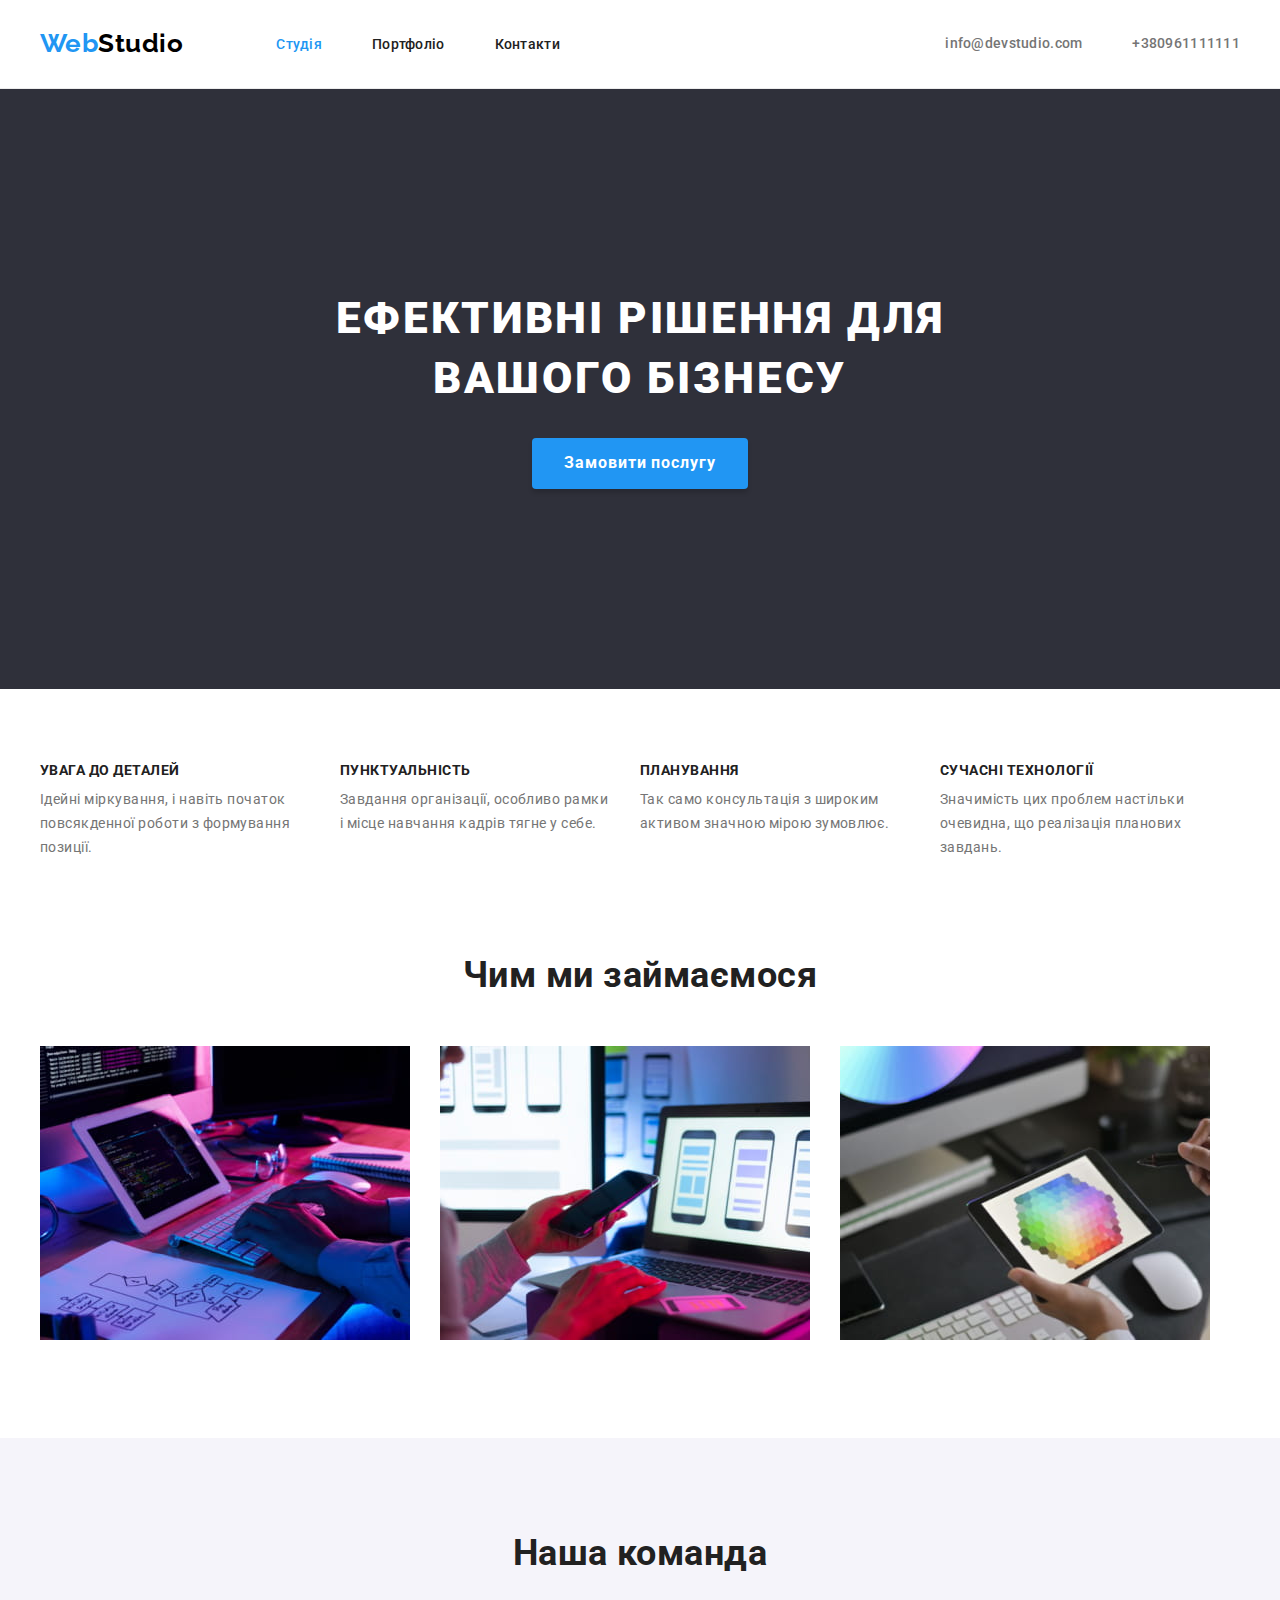
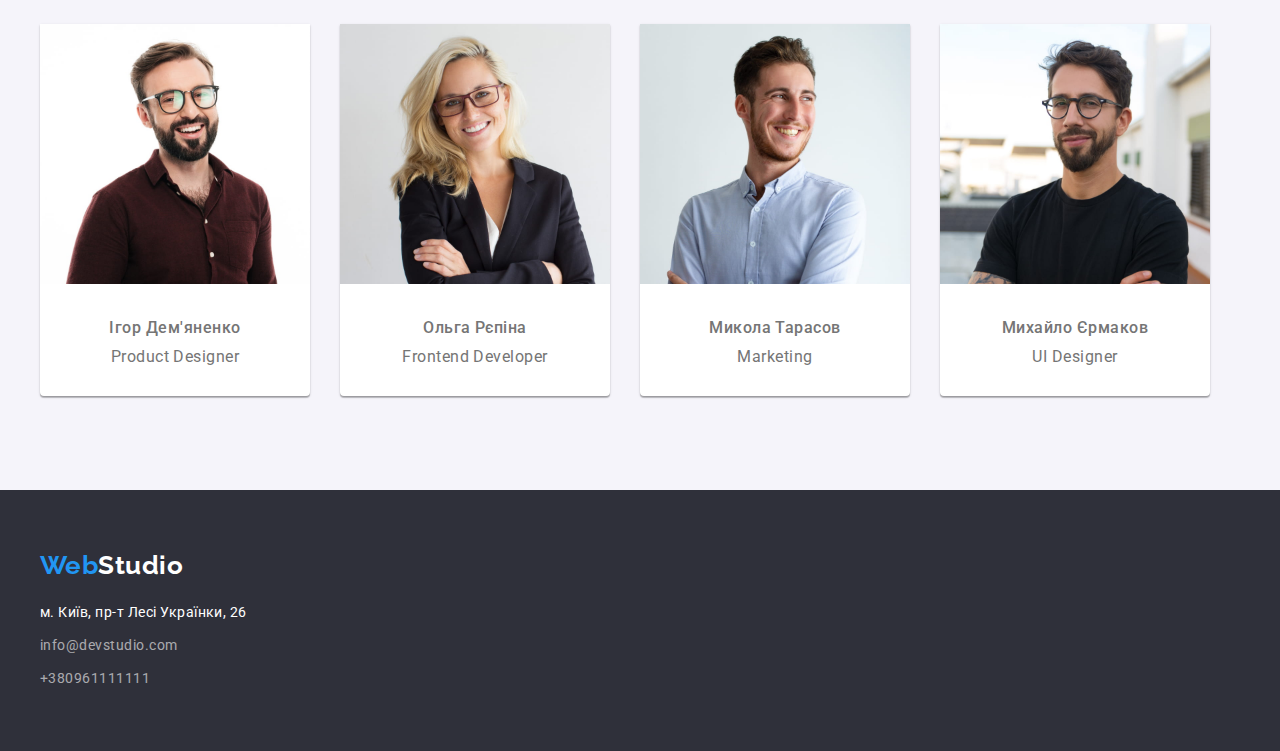
<file: index.html>
<!DOCTYPE html>
<html lang="en">
  <head>
    <meta charset="UTF-8" />
    <meta http-equiv="X-UA-Compatible" content="IE=edge" />
    <meta name="viewport" content="width=device-width, initial-scale=1.0" />
    <title>WebStudio</title>
    <link
      href="https://fonts.googleapis.com/css2?family=Raleway:wght@700&family=Roboto:wght@400;500;700;900&display=swap"
      rel="stylesheet"
    />
    <link
      rel="stylesheet"
      href="https://cdnjs.cloudflare.com/ajax/libs/modern-normalize/1.1.0/modern-normalize.min.css"
      integrity="sha512-wpPYUAdjBVSE4KJnH1VR1HeZfpl1ub8YT/NKx4PuQ5NmX2tKuGu6U/JRp5y+Y8XG2tV+wKQpNHVUX03MfMFn9Q=="
      crossorigin="anonymous"
      referrerpolicy="no-referrer"
    />
    <link rel="stylesheet" href="./css/styles.css" />
  </head>
  <body>
    <header class="site-header">
      <div class="container link-header">
        <nav class="nav general-nav">
          <a class="logo" href="./index.html"
            ><p><span class="logo-web">Web</span>Studio</p></a
          >
          <ul class="site-nav general-nav">
            <li class="nav-list">
              <a class="nav-link current" href="./index.html">Студія</a>
            </li>
            <li class="nav-list">
              <a class="nav-link" href="./portfolio.html">Портфоліо</a>
            </li>
            <li class="nav-list"><a class="nav-link" href="">Контакти</a></li>
          </ul>
        </nav>

        <ul class="header-contacts">
          <li class="contact">
            <a href="mailto:info@devstudio.com" class="contact-info">info@devstudio.com</a>
          </li>
          <li class="contact">
            <a href="tel:+380961111111" class="contact-info">+380961111111</a>
          </li>
        </ul>
      </div>
    </header>

    <main>
      <!-- Головна частина -->

      <section>
        <div class="hero">
          <h1 class="title">Ефективні рішення для вашого бізнесу</h1>
          <button type="button" class="button-title">Замовити послугу</button>
        </div>
      </section>

      <!-- Переваги компанії-->
      <section>
        <div class="container benefits-container">
          <h2 class="benefits">Переваги компанії</h2>
          <ul class="main-benefits">
            <li class="benefits-list">
              <h3 class="titl-benefits">УВАГА ДО ДЕТАЛЕЙ</h3>
              <p class="descr-benefits">
                Ідейні міркування, і навіть початок повсякденної роботи з формування позиції.
              </p>
            </li>
            <li>
              <h3 class="titl-benefits">ПУНКТУАЛЬНІСТЬ</h3>
              <p class="descr-benefits">
                Завдання організації, особливо рамки і місце навчання кадрів тягне у себе.
              </p>
            </li>
            <li>
              <h3 class="titl-benefits">ПЛАНУВАННЯ</h3>
              <p class="descr-benefits">
                Так само консультація з широким активом значною мірою зумовлює.
              </p>
            </li>
            <li>
              <h3 class="titl-benefits">СУЧАСНІ ТЕХНОЛОГІЇ</h3>
              <p class="descr-benefits">
                Значимість цих проблем настільки очевидна, що реалізація планових завдань.
              </p>
            </li>
          </ul>
        </div>
      </section>

      <!-- Діяльність -->

      <section class="section">
        <div class="container">
          <h2 class="titl-main">Чим ми займаємося</h2>
          <ul class="main-work">
            <li class="benefits-list">
              <img
                class="img-work"
                src="./images/codimgcompr.jpg"
                alt="typing code on the keyboard"
                width="370"
              />
            </li>
            <li class="benefits-list">
              <img
                src="./images/applicationcompr.jpg"
                alt="choosing an application style on the monitor"
                width="370"
              />
            </li>
            <li class="benefits-list">
              <img
                src="./images/colorimgcompr.jpg"
                alt="choosing a color palette on a tablet"
                width="370"
              />
            </li>
          </ul>
        </div>
      </section>

      <!-- Команда -->
      <section class="section section-team">
        <div class="container team-container">
          <h2 class="titl-main">Наша команда</h2>
          <ul class="team">
            <li class="team-link">
              <img src="./images/igorimgcompr.jpg" alt="foto Igor Product Designer" width="270" />
              <h3 class="titl-name">Ігор Дем'яненко</h3>
              <p class="descr-job">Product Designer</p>
            </li>

            <li class="team-link">
              <img src="./images/olgaimgcompr.jpg" alt="foto Olga Frontend Developer" width="270" />
              <h3 class="titl-name">Ольга Рєпіна</h3>
              <p class="descr-job">Frontend Developer</p>
            </li>

            <li class="team-link">
              <img src="./images/nikolaiimgcompr.jpg" alt="foto Nikol Marketing" width="270" />
              <h3 class="titl-name">Микола Тарасов</h3>
              <p class="descr-job">Marketing</p>
            </li>
            <li class="team-link">
              <img src="./images/mishaimgcompr.jpg" alt="foto Misha UI Designer" width="270" />
              <h3 class="titl-name">Михайло Єрмаков</h3>
              <p class="descr-job">UI Designer</p>
            </li>
          </ul>
        </div>
      </section>
    </main>

    <footer class="footer-general">
      <div class="container footer-site">
        <a href="./index.html" class="logo-footer"
          ><p><span class="logo-web">Web</span>Studio</p></a
        >
        <address class="contact">
          <ul class="contacts-footer">
            <li class="contact-list">
              <p class="contact-descr">м. Київ, пр-т Лесі Українки, 26</p>
            </li>
            <li class="contact-list">
              <a href="mailto:info@devstudio.com" class="contact-footer">info@devstudio.com</a>
            </li>
            <li class="contact-list">
              <a href="tel:+380961111111" class="contact-footer">+380961111111</a>
            </li>
          </ul>
        </address>
      </div>
    </footer>
  </body>
</html>
</file>
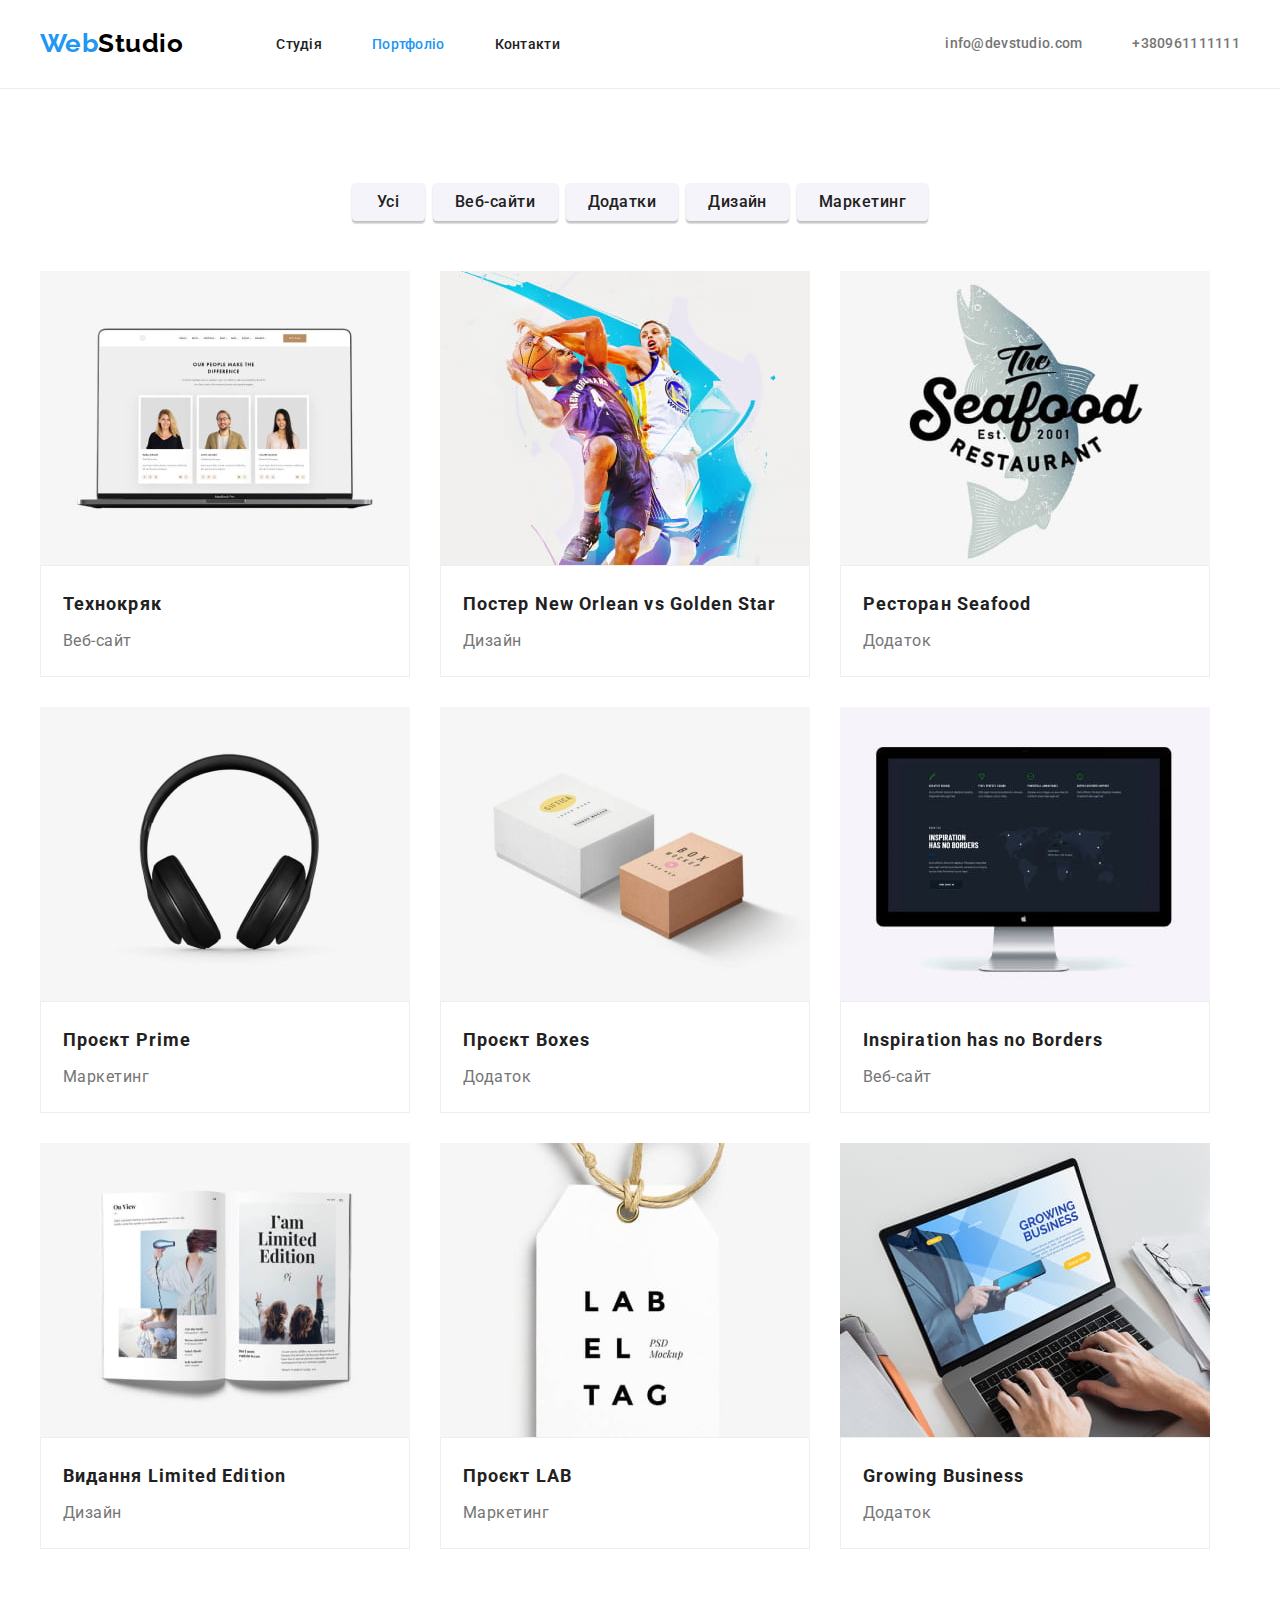
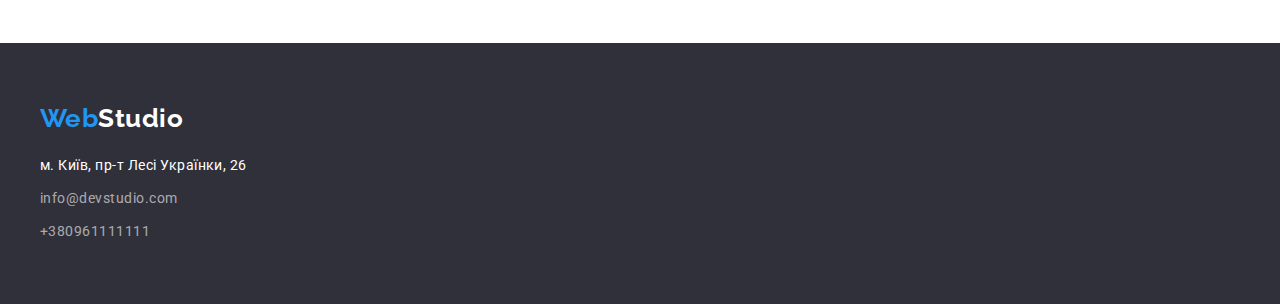
<file: portfolio.html>
<!DOCTYPE html>
<html lang="en">
  <head>
    <meta charset="UTF-8" />
    <meta http-equiv="X-UA-Compatible" content="IE=edge" />
    <meta name="viewport" content="width=device-width, initial-scale=1.0" />

    <title>Portfolio</title>
    <link
      href="https://fonts.googleapis.com/css2?family=Raleway:wght@700&family=Roboto:wght@400;500;700;900&display=swap"
      rel="stylesheet"
    />
    <link
      rel="stylesheet"
      href="https://cdnjs.cloudflare.com/ajax/libs/modern-normalize/1.1.0/modern-normalize.min.css"
      integrity="sha512-wpPYUAdjBVSE4KJnH1VR1HeZfpl1ub8YT/NKx4PuQ5NmX2tKuGu6U/JRp5y+Y8XG2tV+wKQpNHVUX03MfMFn9Q=="
      crossorigin="anonymous"
      referrerpolicy="no-referrer"
    />
    <link rel="stylesheet" href="./css/styles.css" />
  </head>
  <body>
    <header class="site-header">
      <div class="container link-header">
        <nav class="nav general-nav">
          <a class="logo" href="./index.html"
            ><p><span class="logo-web">Web</span>Studio</p></a
          >
          <ul class="site-nav general-nav">
            <li class="nav-list">
              <a class="nav-link" href="./index.html">Студія</a>
            </li>
            <li class="nav-list">
              <a class="nav-link current" href="./portfolio.html">Портфоліо</a>
            </li>
            <li class="nav-list"><a class="nav-link" href="">Контакти</a></li>
          </ul>
        </nav>

        <ul class="header-contacts">
          <li class="contact">
            <a href="mailto:info@devstudio.com" class="contact-info">info@devstudio.com</a>
          </li>
          <li class="contact">
            <a href="tel:+380961111111" class="contact-info">+380961111111</a>
          </li>
        </ul>
      </div>
    </header>

    <main>
      <section class="section">
        <h1 class="benefits">Приклади наших робіт</h1>
        <div class="container">
          <div class="btn">
            <ul class="portfolio-buttons">
              <li>
                <button type="button" class="button examples all">Усі</button>
              </li>
              <li>
                <button type="button" class="button examples web">Веб-сайти</button>
              </li>
              <li>
                <button type="button" class="button examples applications">Додатки</button>
              </li>
              <li>
                <button type="button" class="button examples design">Дизайн</button>
              </li>
              <li>
                <button type="button" class="button examples marketing">Маркетинг</button>
              </li>
            </ul>
          </div>

          <ul class="examples-img">
            <li>
              <a class="examples-link" href="">
                <img
                  class="img-portfolio"
                  src="./images/technoquackcompr.jpg"
                  alt="laptop with website on monitor"
                  width="370"
                  height="294"
                />
                <div class="list-portfolio">
                  <h2 class="titl-portfolio">Технокряк</h2>
                  <p class="descr-type">Веб-сайт</p>
                </div>
              </a>
            </li>
            <li>
              <a class="examples-link" href="">
                <img
                  class="img-portfolio"
                  src="./images/postercompr.jpg"
                  alt="poster with basketball players"
                  width="370"
                  height="294"
                />
                <div class="list-portfolio">
                  <h2 class="titl-portfolio">Постер New Orlean vs Golden Star</h2>
                  <p class="descr-type">Дизайн</p>
                </div>
              </a>
            </li>
            <li>
              <a class="examples-link" href="">
                <img
                  class="img-portfolio"
                  src="./images/restaurantcompr.jpg"
                  alt="restaurant logo"
                  width="370"
                  height="294"
                />
                <div class="list-portfolio">
                  <h2 class="titl-portfolio">Ресторан Seafood</h2>
                  <p class="descr-type">Додаток</p>
                </div>
              </a>
            </li>
            <li>
              <a class="examples-link" href="">
                <img
                  class="img-portfolio"
                  src="./images/primecompr.jpg"
                  alt="headphone"
                  width="370"
                  height="294"
                />
                <div class="list-portfolio">
                  <h2 class="titl-portfolio">Проєкт Prime</h2>
                  <p class="descr-type">Маркетинг</p>
                </div>
              </a>
            </li>
            <li>
              <a class="examples-link" href="">
                <img
                  class="img-portfolio"
                  src="./images/boxescompr.jpg"
                  alt="two packing boxes"
                  width="370"
                  height="294"
                />
                <div class="list-portfolio">
                  <h2 class="titl-portfolio">Проєкт Boxes</h2>
                  <p class="descr-type">Додаток</p>
                </div>
              </a>
            </li>
            <li>
              <a class="examples-link" href="">
                <img
                  class="img-portfolio"
                  src="./images/borderscompr.jpg"
                  alt="Apple computer"
                  width="370"
                  height="294"
                />
                <div class="list-portfolio">
                  <h2 class="titl-portfolio">Inspiration has no Borders</h2>
                  <p class="descr-type">Веб-сайт</p>
                </div>
              </a>
            </li>
            <li>
              <a class="examples-link" href="">
                <img
                  class="img-portfolio"
                  src="./images/editioncompr.jpg"
                  alt="magazine spread"
                  width="370"
                  height="294"
                />
                <div class="list-portfolio">
                  <h2 class="titl-portfolio">Видання Limited Edition</h2>
                  <p class="descr-type">Дизайн</p>
                </div>
              </a>
            </li>
            <li>
              <a class="examples-link" href="">
                <img
                  class="img-portfolio"
                  src="./images/labcompr.jpg"
                  alt="label"
                  width="370"
                  height="294"
                />
                <div class="list-portfolio">
                  <h2 class="titl-portfolio">Проєкт LAB</h2>
                  <p class="descr-type">Маркетинг</p>
                </div>
              </a>
            </li>
            <li>
              <a class="examples-link" href="">
                <img
                  class="img-portfolio"
                  src="./images/growingcompr.jpg"
                  alt="workplace with laptop"
                  width="370"
                  height="294"
                />
                <div class="list-portfolio">
                  <h2 class="titl-portfolio">Growing Business</h2>
                  <p class="descr-type">Додаток</p>
                </div>
              </a>
            </li>
          </ul>
        </div>
      </section>
    </main>

    <footer class="footer-general">
      <div class="container footer-site">
        <a href="./index.html" class="logo-footer"
          ><p><span class="logo-web">Web</span>Studio</p></a
        >
        <address class="contact">
          <ul class="contacts-footer">
            <li class="contact-list">
              <p class="contact-descr">м. Київ, пр-т Лесі Українки, 26</p>
            </li>
            <li class="contact-list">
              <a href="mailto:info@devstudio.com" class="contact-footer">info@devstudio.com</a>
            </li>
            <li class="contact-list">
              <a href="tel:+380961111111" class="contact-footer">+380961111111</a>
            </li>
          </ul>
        </address>
      </div>
    </footer>
  </body>
</html>
</file>
<file: css/styles.css>
html {
    box-sizing: border-box;
}


:root {
    --praymare-text-color: #757575;
    --title-text-color: #212121;
    --logo-akcent-color: #2196F3;
    --praymary-background-color: #FFFFFF;
    --button-background-color: #F5F4FA;
    --portfolio-border-color: #EEEEEE;
    --header-border-color: #ECECEC;
    --logo-text-color: #000000;
    --hero-background-color: #2F303A;

}
body {
    margin: 0;
    letter-spacing: 0.03em;
    font-family: Roboto, sans-serif;
    background-color:var(--praymary-background-color);
    color:var(--praymare-text-color);
}

h2,
h3,
h4,
ul,
p {
    margin: 0;
}

.section {
    padding-bottom: 94px;
    padding-top: 94px;
}

.container {
    width: 1200px;
    padding-right: 15px;
    padding-left: 15px;
    margin-left: auto;
    margin-right: auto;
}


/* скрыть h2 Переваги компанії, Портфолио */
.benefits {
    color: transparent;
    width: 0;
    height: 0;
    margin: 0%;
}


/* Убираем подчёркивание */
.site-nav,
.portfolio-buttons,
.examples-img,
.contacts-footer,
.main-benefits,
.main-work,
.team {
    list-style: none;
}

.nav .logo,
.footer-general .logo-footer,
.examples-img .examples-link,
.header-contacts .contact-info {
    text-decoration: none;
}


/* зміна кольору при наведенні курсору */
.header-contacts .contact-info:hover,
.header-contacts .contact-info:focus,
.header-contacts .contact-info:active,
.header-contacts .current,
.site-nav .nav-link:hover,
.site-nav .nav-link:focus, 
.site-nav .nav-link:active,
.site-nav.general-nav .current {
    color: var(--logo-akcent-color);
}

/* шапка, навигация */

.header-contacts .contact:nth-child(1) {
    margin-right: 50px;
}
.site-nav .nav-list {
    padding: 32px 0;
}

.header-contacts {
    display: flex;
    align-items: center;
    margin-left: auto;
    padding-left: 0;
    list-style: none;
}
.header-contacts .contact {
    padding: 32px 0;
}
.nav-list:not(:last-child) {
    margin-right: 50px;
}

.link-header {
    display: flex;
    padding-top: 0;
    padding-bottom: 0;
}

.site-header {
    border-bottom: 1px solid var(--header-border-color);
}

.link-conteiner {
    display: flex;
    justify-content: center;
}

.general-nav  {
    display: flex;
    align-items: center;
}


.logo {
    display: block;
    padding-top: 24px;
    padding-bottom: 25px;
    margin-right: 93px;
    margin-left: 0;

    font-family: Raleway, cursive;
    color: var(--logo-text-color);
    font-weight: 700;
    font-size: 26px;
    line-height: 1.2;
}

.logo-web {
    color: var(--logo-akcent-color);
}

.nav .nav-list {
    padding-left: 0;
}
.site-nav.general-nav {
    padding-left: 0;
}
.site-nav .nav-link{
    font-weight: 500;
    font-size: 14px;
    line-height: 1.14;
    letter-spacing: 0.02em;
    color:var(--title-text-color);
    text-decoration: none;
}
.contact-info {
    font-weight: 500;
    font-size: 14px;
    line-height: 1.14;
    letter-spacing: 0.02em;
    color: var(--praymare-text-color);
}

/* головна частина */

.hero {
    margin-bottom: 74px;
    padding-top: 200px;
    padding-bottom: 200px;
    text-align: center;
    background: var(--hero-background-color);
}

.title {
    width: 696px;
    margin-left: auto;
    margin-right: auto;
    margin-top: 0;
    margin-bottom: 30px;

    font-weight: 900;
    font-size: 44px;
    line-height: 1.36;
    text-transform: uppercase;
    text-align: center;
    letter-spacing: 0.06em;
    color:var(--praymary-background-color);
}
.button-title {
    border: none;
    padding: 10px 32px;
    cursor: pointer;
    min-width: 216px;

    box-shadow: 0px 4px 4px rgba(0, 0, 0, 0.15);
    border-radius: 4px;
    
    font-family: Roboto;
    font-weight: 700;
    font-size: 16px;
    line-height: 1.88;
    letter-spacing: 0.06em;
    color:var(--praymary-background-color);
    background:var(--logo-akcent-color);
   }

/* переваги */

.container.benefits-container {
    padding-top: 0;
    padding-bottom: 0;
}

.titl-benefits {
    margin-bottom: 10px;

    width: 270px;
    font-size: 14px;
    line-height: 1.14;
    color: var(--title-text-color);
    text-transform: uppercase;
}

.main-benefits li:not(:last-child) {
    margin-right: 30px;
}

.main-benefits {
    padding-left: 0;
    display: flex;
}

/* діяльність */

.img-work {
    display: block;
}

.main-work .benefits-list:not(:last-child) {
    margin-right: 30px;
}

.main-work {
    display: flex;
    padding-left: 0; 
}

.descr-benefits {
    width: 270px;
    font-size: 14px;
    line-height: 1.7;
}

/* команда */
.team .team-link {
    background-color: var(--praymary-background-color);
    box-shadow: 0px 1px 3px rgba(0, 0, 0, 0.12), 0px 1px 1px rgba(0, 0, 0, 0.14), 0px 2px 1px rgba(0, 0, 0, 0.2);
    border-radius: 0px 0px 4px 4px;
    padding-bottom: 30px;
}

.section.section-team {
    background-color: var(--button-background-color);
}

.team .team-link:not(:last-child) {
    margin-right: 30px;
}

.team {
    display: flex;
    padding-left: 0%;
}

.conteiner-team {
    display: inline-block;
    padding-top: 94px;
}

.titl-main {
    margin-bottom: 50px;

    font-size: 36px;
    line-height: 1.17;
    text-align: center;
    color: var(--title-text-color);
}

.descr-job {
    margin-top: 10px;

    font-size: 16px;
    line-height: 1.19;
    text-align: center;
}

.titl-name {
    margin-top: 30px;
    min-width: 104px;

    font-weight: 500;
    font-size: 16px;
    line-height: 1.19;
    text-align: center;
    color:var(--title-text-color) #212121;
}

/* портфолио button */


.list-portfolio {
    padding: 20px 22px;
    min-width: 322px;
    border: 1px solid var(--portfolio-border-color)
}

.examples-img {
    padding-left: 0;
    display: flex;
    flex-wrap: wrap;
    gap: 30px;
    flex-basis: 13.3%;
}

.button {
    border: none;
    box-sizing: border-box;
}

.portfolio-buttons {
    display: flex;
    justify-content: center;
    padding-left: 0;
}

.portfolio-buttons li:not(:last-child) {
    margin-right: 8px;
}

.titl-portfolio {
    margin-bottom: 4px;
    min-width: 322px;
    
    color: var(--title-text-color);
    font-size: 18px;
    line-height: 2.0;
    letter-spacing: 0.06em;

}

.img-portfolio {
    margin-right: 0;
    display: block;
 }

.btn {
    margin-bottom: 50px;
    width: 1200px;
    display: inline-block;
    text-align: center;
}

.all {
    min-width: 73px;
}
.web {
    min-width: 125px;
}

.applications {
    min-width: 112px;
}

.design {
    min-width: 103px;
}

.marketing {
    min-width: 130px;
} 

.button.examples {
    padding: 6px 22px;
    cursor: pointer;
    letter-spacing: 0.03em;
    font-family: 'Roboto';
    font-weight: 500;
    font-size: 16px;
    line-height: 1.63;
    box-shadow: 0px 3px 1px rgba(0, 0, 0, 0.1), 0px 1px 2px rgba(0, 0, 0, 0.08), 0px 2px 2px rgba(0, 0, 0, 0.12);
    border-radius: 4px;
    background: var(--button-background-color);
    color: var(--title-text-color);
}
.button.examples:hover,
.button.examples:focus {
    background: var(--logo-akcent-color);
    border-radius: 4px;
    color: var(--praymary-background-color);
}


.descr-type {
    min-width: 322px;

    color: var(--praymare-text-color);
    font-size: 16px;
    line-height: 1.88;
}

.example {
    font-size: 24px;
    color: var(--title-text-color);
    font-style: italic;
}

.example-deskr {
    font-style: initial;
}

/* футер */


.contact-footer {
    text-decoration: none;
    min-width: 231px;
    margin-bottom: 9px;
    padding-left: 0;
    margin-left: 0;
    color: rgba(255, 255, 255, 0.6);

}

.contacts-footer {
    padding-left: 0;
} 

.contact-descr {
    min-width: 231px;
    padding-left: 0;
    margin-bottom: 9px;
}

.container.footer-site {
    padding-top: 0;
    padding-bottom: 0;
}

.footer-general {
    padding-top: 60px;
    padding-bottom: 60px;

    background:var(--hero-background-color);
}

.contact-list {
    padding: 0;
    margin: 0;
}

.contacts-footer .contact-list:not(:last-child) {
    margin-bottom: 9px;
}
.contact {
    font-style: normal;
    font-size: 14px;
    line-height: 1.7;
    color: var(--praymary-background-color);
}

.logo-footer {
    margin-bottom: 20px;
    margin-left: 0;
    display: block;
   
    font-weight: 700;
    font-size: 26px;
    line-height: 1.2;
    font-family: Raleway, cursive;
    color: var(--praymary-background-color);
}

.contact-footer:hover,
.contact-footer:focus {
    color: var(--logo-akcent-color);
}
</file>
